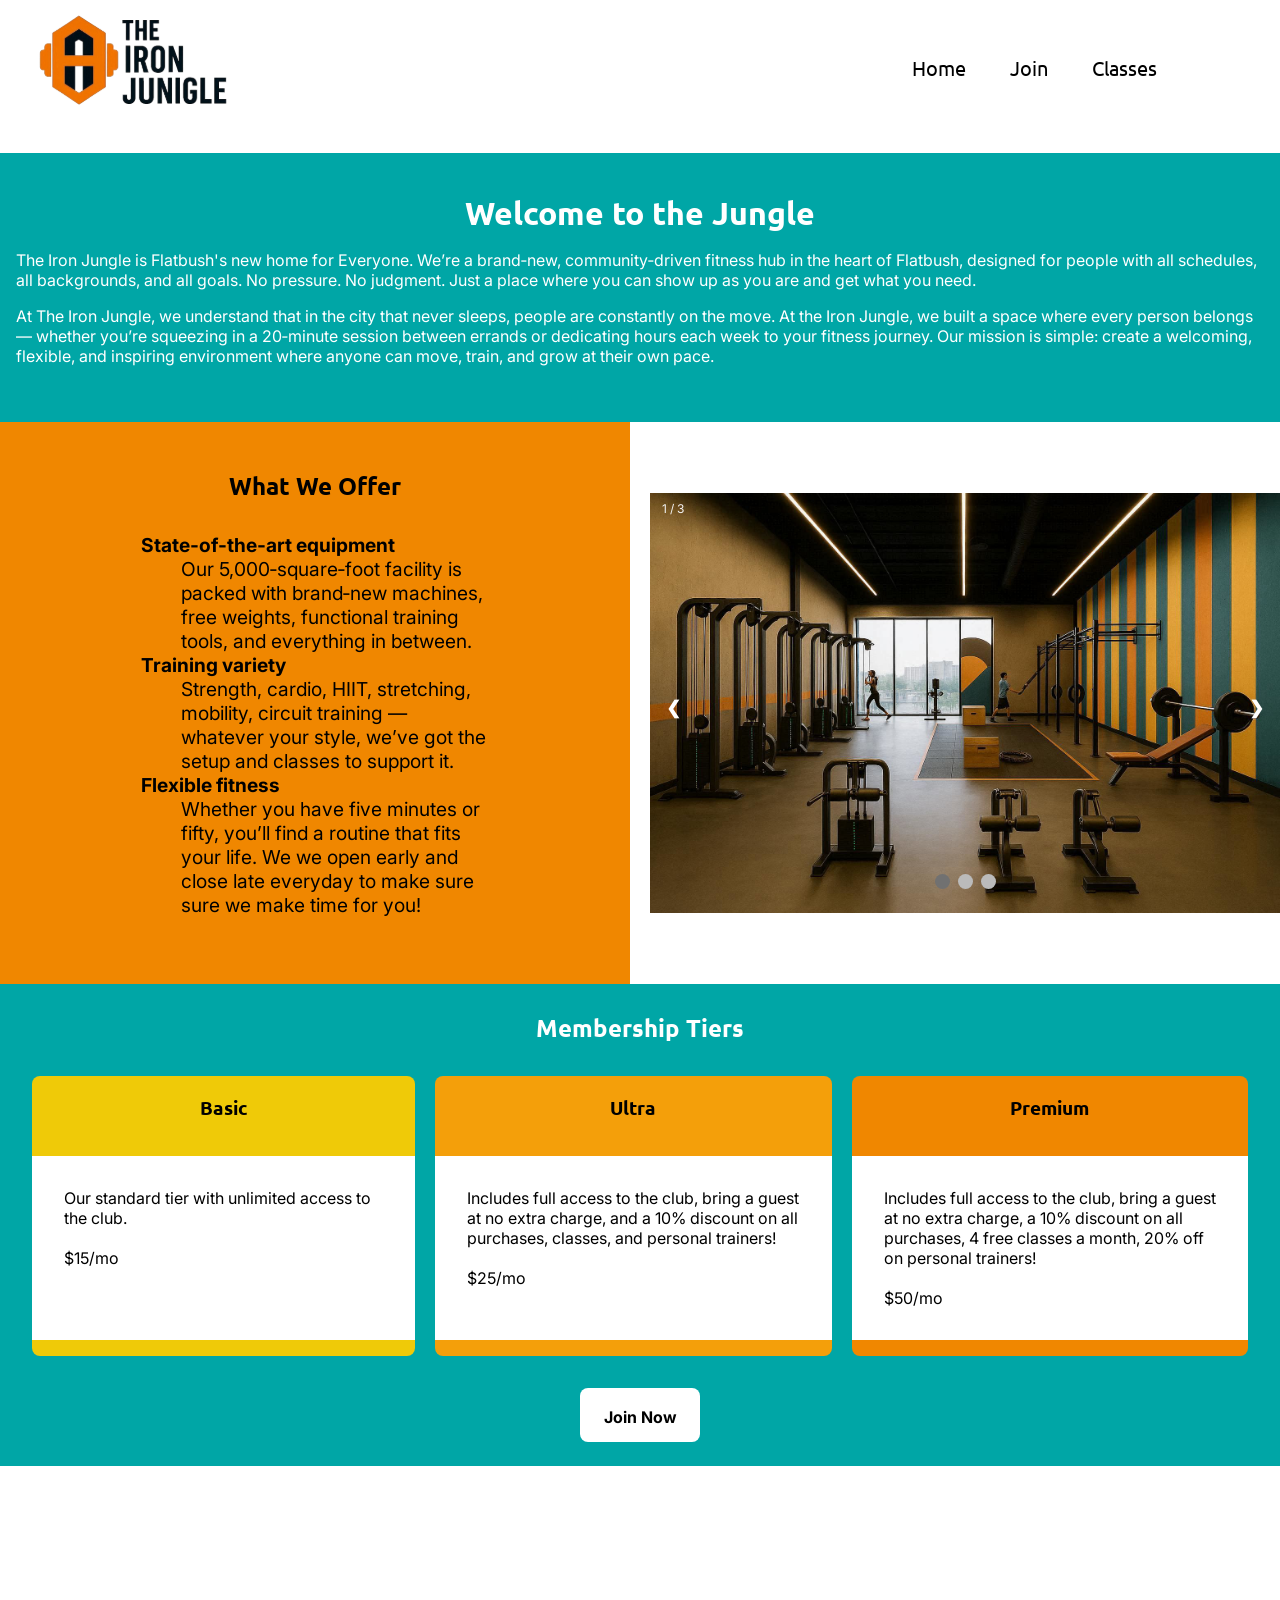
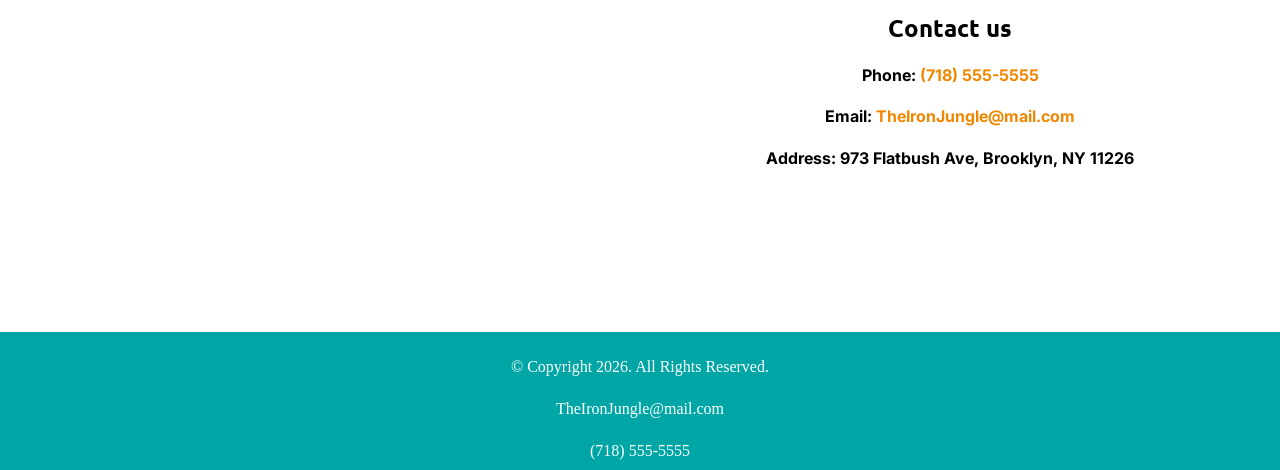
<file: index.html>
<!DOCTYPE html>
<!-- 
	Student Name: Bruno Lopez
	File Name: template.html
	Date: 5/17/2026
 -->
<html lang="en-US">
<head>
	<title>The Iron Jungle</title>
	<meta charset="UTF-8">
	<meta name="viewport" content="width=device-width, initial-scale=1">
	<link rel="stylesheet" href="css/styles.css">
	<script src="scripts/slides.js" defer></script>
	<link href="https://fonts.googleapis.com/css2?family=Inter:ital,opsz,wght@0,14..32,100..900;1,14..32,100..900&family=Ubuntu:ital,wght@0,300;0,400;0,500;0,700;1,300;1,400;1,500;1,700&display=swap" rel="stylesheet">
	<link rel="shortcut icon" href="images/favicon.ico">
	<link rel="icon" type="image/png" sizes="32x32" href="images/favicon-32.png">
	<link rel="apple-touch-icon" sizes="180x180" href="images/apple-touch-icon.png">
	<link rel="icon" sizes="192x192" href="images/android-chrome-192.png">
</head>
<body>
	
	<div id="lvp">
	<!--Header area for the websitename and logo -->
	<header>
		<a href="index.html"><img src="images/Logo.png" alt="The Iron Jungle"></a>
	</header>
	
	<!-- Nav Area-->
	<nav>
		<ul>
			<li><p><a href="index.html">Home</a></li>
			<li><p><a href="join.html">Join</a></p></li>
			<li><p><a href="classes.html">Classes</a></p></li>
		</ul>
	</nav>
	
	<main>
	<div class="mobile">
		<!--- Div for full width display -->
		<div class="fwd1">
			
			<!--Mobile about us section-->
			<section id="about">
				<h1>Welcome to the Jungle</h1>
				<p>The Iron Jungle is Flatbush's new home for Everyone. We’re a brand‑new, community‑driven fitness hub in the heart of Flatbush, designed for people with all schedules, all backgrounds, and all goals. No pressure. No judgment. Just a place where you can show up as you are and get what you need.</p>
			</section>
		</div>
		
		<!--Section highlighting amenities for mobile-->
		<section id="mobAmenities">
			<h3>State of the Art Equipment</h3>
			<img src="images/equip.jpg" alt="Weight lifting equipment" class="round">
			<p>Our 5,000‑square‑foot facility is packed with brand‑new machines, free weights, functional training tools, and everything in between.</p>

			<h3>Training Variety</h3>
			<img src="images/yoga.jpg" alt="People doing yoga" class="round">
			<p>Strength, cardio, HIIT, stretching, mobility, circuit training — whatever your style, we’ve got the setup and classes to support it.</p>

			<h3>Flexible Fitness</h3>
			<img src="images/flex.jpg" alt="A man working out with a personal trainer" class="round">
			<p>Whether you have five minutes or fifty, you’ll find a routine that fits your life. We we open early and close late everyday to make sure sure we make time for you!</p>
		</section>
		
		<!--- Div for full width display -->
		<div class="fwd1">
			
			<!-- Div for mobile membership discriptions -->
			<div id="mobileMmbrship">
			
				<h2>Membership Tiers</h2>
				
				<section id="mobileBasic">	
					<h3>Basic</h3>
					<p>Our standard tier with unlimited access to the club.</p>
					<div id="mBasicPrice">
						<p>$15/mo</p>
					</div>
				</section>
				
				<section id="mobileMid">
					<h3>Ultra</h3>
					<p>Includes full access to the club, bring a guest at no extra charge, and a 10% discount on all purchases, classes, and personal trainers!</p>
					<div id="mMidPrice">
						<p>$25/mo</p>
					</div>
				</section>
				
				<section id="mobileHigh">
					<h3>Premium</h3>
					<p>Includes full access to the club, bring a guest at no extra charge, a 10% discount on all purchases, 4 free classes a month, 20% off on personal trainers!</p>
					<div id="mHighPrice">
						<p>$50/mo</p>
					</div>
				</section>
				
				<section class="join">
					<p><a href="join.html">Join Now</a><p>
				</section>
				
			</div>
			
		</div>
		
		<div id="contact">
			
			<h2>Contact us</h2>
			
			<h4 class="contact-link">Phone: <a href="tel:7185555555">(718) 555-5555</a></h4>
			<h4 class="contact-link">Email: <a href="mailto:TheIronJungle@mail.com">TheIronJungle@mail.com</a></h4>
			<h4>Address: 973 Flatbush Ave, Brooklyn, NY 11226</h4>
			
			<iframe src="https://www.google.com/maps/embed?pb=!1m18!1m12!1m3!1d1513.5984695701957!2d-73.95845316331624!3d40.64758898223996!2m3!1f0!2f0!3f0!3m2!1i1024!2i768!4f13.1!3m3!1m2!1s0x89c25b4732efd137%3A0x28be8ba03f2eba26!2sAssembly%20Hall%20of%20Jehovah&#39;s%20Witnesses!5e0!3m2!1sen!2sus!4v1779075672220!5m2!1sen!2sus" width="600" height="450" style="border:0;" allowfullscreen="" loading="lazy" referrerpolicy="no-referrer-when-downgrade" class="map"></iframe>
			
		</div>
		
	</div>
	
	<!--- Div for Desktop and Tablet viewports -->
		<div class="tabDesk">
			
			<!--- Div for full width display -->
			<div class="fwd1">
				
				<!-- About Us secton for Destop and tablet viewports -->
				<div id="tdAbout">
					<h1>Welcome to the Jungle</h1>
					
					<p>The Iron Jungle is Flatbush's new home for Everyone. We’re a brand‑new, community‑driven fitness hub in the heart of Flatbush, designed for people with all schedules, all backgrounds, and all goals. No pressure. No judgment. Just a place where you can show up as you are and get what you need.</p>
					
					<p>At The Iron Jungle, we understand that in the city that never sleeps, people are constantly on the move. At the Iron Jungle,  we built a space where every person belongs — whether you’re squeezing in a 20‑minute session between errands or dedicating hours each week to your fitness journey. Our mission is simple: create a welcoming, flexible, and inspiring environment where anyone can move, train, and grow at their own pace.</p>
				</div>
				
			</div>
					
			<!--Continauer for the half width displays-->
			<div class="container">
				
				<!-- First half width -->
				<div class="lHalf">
				
					<!--Amenities List-->
					<div id="amenities">
						<h2>What We Offer</h2>
						
						<!--Discriptive list of amenities -->
						<dl>
							<dt>State‑of‑the‑art equipment</dt>
							<dd>Our 5,000‑square‑foot facility is packed with brand‑new machines, free weights, functional training tools, and everything in between.</dd>
							
							<dt>Training variety</dt> 
							<dd>Strength, cardio, HIIT, stretching, mobility, circuit training — whatever your style, we’ve got the setup and classes to support it.</dd>
							
							<dt>Flexible fitness</dt>
							<dd> Whether you have five minutes or fifty, you’ll find a routine that fits your life. We we open early and close late everyday to make sure sure we make time for you!</dd>
						</dl>
						
					</div>
					
				</div>
				
				<!--Div for second half of half width display-->
				<div class="rHalf">
					
					<!--Div for Slideshow Images-->
					<div class="slideContainer">
						
						<div class="slides fade">
							<div class="num"> 1 / 3</div>
							<img src="images/equip.jpg" alt="Weight lifting equipment" style="width:100%">
						</div>
						
						<div class="slides fade">
							<div class="num">2 / 3</div>
							<img src="images/yoga.jpg" alt="People doing yoga" style="width:100%">
						</div>
						
						<div class="slides fade">
							<div class="num">3 / 3</div>
							<img src="images/flex.jpg" alt="A man working out with a personal trainer" style="width:100%">
						</div>
						
						<a class="prev" onclick="plusSlides(-1)">&#10094;</a>
						<a class="next" onclick="plusSlides(1)">&#10095;</a>
						
						<!-- The dots -->
						<div id="dotContainer">
						  <span class="dot" onclick="currentSlide(1)"></span>
						  <span class="dot" onclick="currentSlide(2)"></span>
						  <span class="dot" onclick="currentSlide(3)"></span>
						</div>
					</div>

				</div>
			</div>
		
			<!--- Div for full width display -->
			<div class="fwd1">
			
				<div id="memTeirs">
				
					<h2 id="memH2">Membership Tiers</h2>
					
					<!-- Div pricing grid -->
					<div class="grid">
						
						<section id="basic">	
							<h3>Basic</h3>
							<p>Our standard tier with unlimited access to the club.<br><br>$15/mo</p>
						</section>
						
						<section id="mid">
							<h3>Ultra</h3>
							<p>Includes full access to the club, bring a guest at no extra charge, and a 10% discount on all purchases, classes, and personal trainers!<br><br>$25/mo</p>
						</section>
						
						<section id="high">
							<h3>Premium</h3>
							<p>Includes full access to the club, bring a guest at no extra charge, a 10% discount on all purchases, 4 free classes a month, 20% off on personal trainers!<br><br>$50/mo</p>
						</section>
						
					</div>
					
					<div class="tdJoin">
						<p><a href="join.html">Join Now</a></p>
					</div>
				
				</div>
				
			</div>
			
			<div class="container">
				
				<div id="ctcMap">
				<iframe src="https://www.google.com/maps/embed?pb=!1m18!1m12!1m3!1d1513.5984695701957!2d-73.95845316331624!3d40.64758898223996!2m3!1f0!2f0!3f0!3m2!1i1024!2i768!4f13.1!3m3!1m2!1s0x89c25b4732efd137%3A0x28be8ba03f2eba26!2sAssembly%20Hall%20of%20Jehovah&#39;s%20Witnesses!5e0!3m2!1sen!2sus!4v1779075672220!5m2!1sen!2sus" width="600" height="450" style="border:0;" allowfullscreen="" loading="lazy" referrerpolicy="no-referrer-when-downgrade" class="map"></iframe>
				</div>
				
				<div id="tdContact">
					<h2>Contact us</h2>
					
					<h4 class="contact-link">Phone: <a href="tel:7185555555">(718) 555-5555</a></h4>
					<h4 class="contact-link">Email: <a href="mailto:TheIronJungle@mail.com">TheIronJungle@mail.com</a></h4>
					<h4>Address: 973 Flatbush Ave, Brooklyn, NY 11226</h4>
				</div>
				
			</div>
		</div>
	
		</main>
		
		<!-- Use the footer area to add webpage footer content -->
		<footer>
			<p>&copy; Copyright 2026. All Rights Reserved.</p>
			<p><a href="mailto:TheIronJungle@mail.com">TheIronJungle@mail.com</a></p>
			<p><a href="tel:7185555555">(718) 555-5555</a></p>
		</footer>
		
	</div>
</body>
</html>
</file>
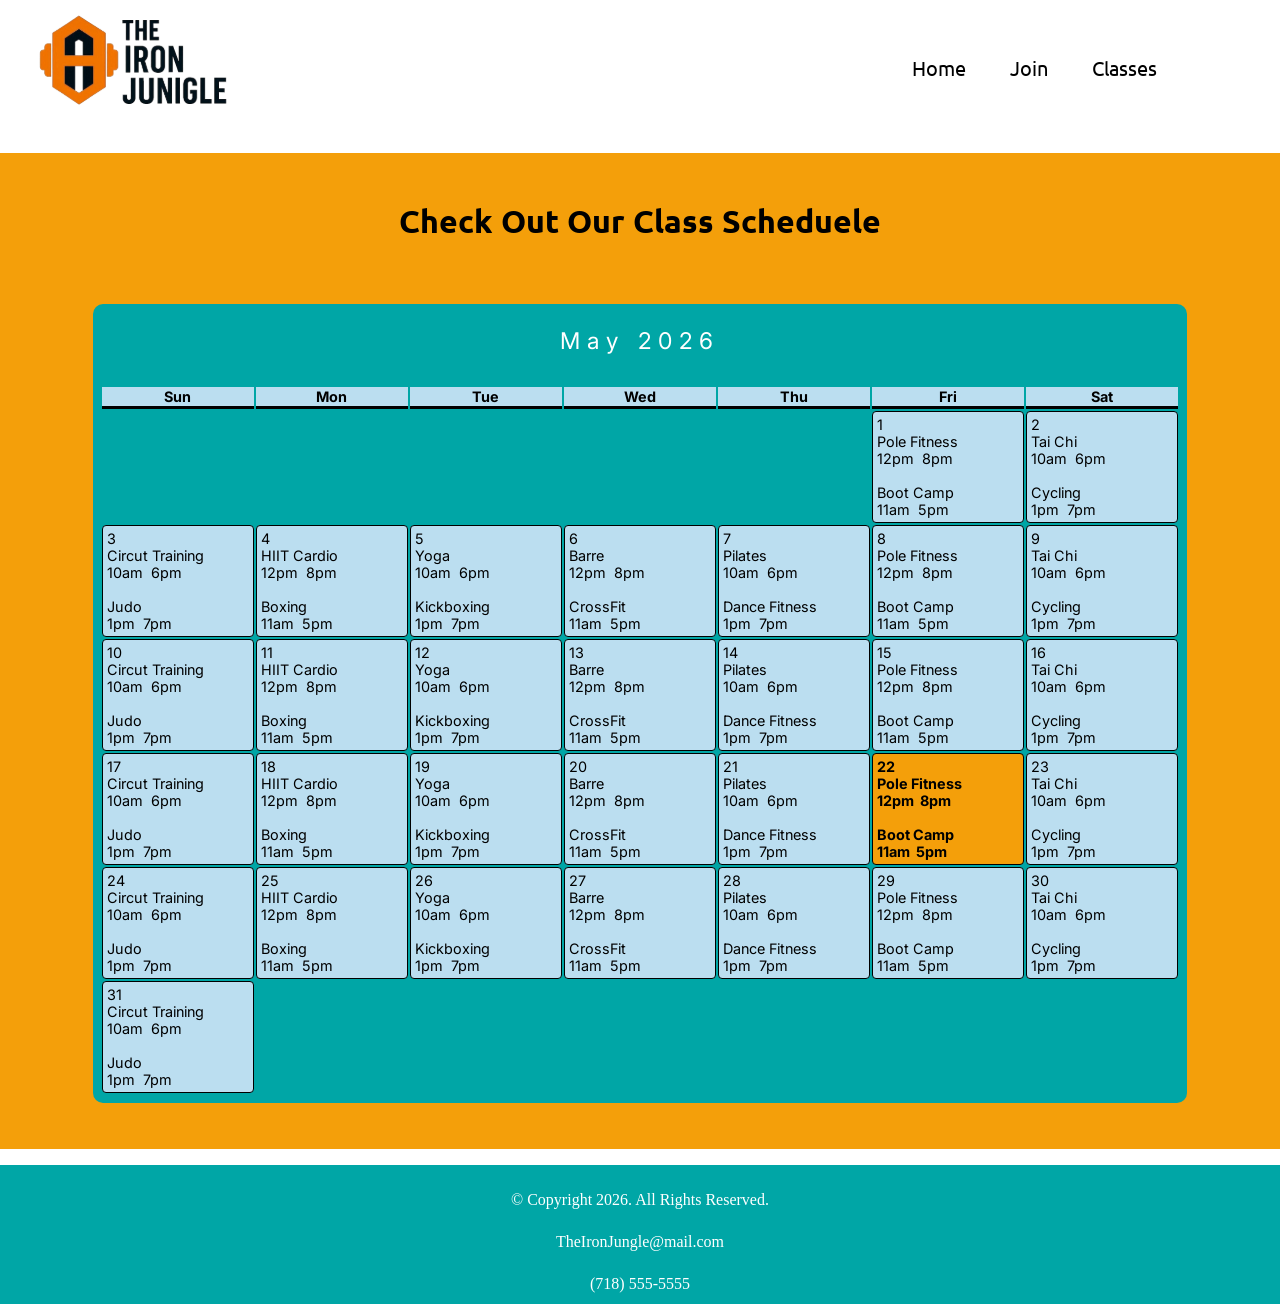
<file: classes.html>
<!DOCTYPE html>
<!-- 
	Student Name: Bruno Lopez
	File Name: template.html
	Date: 5/17/2026
 -->
<html lang="en-US">
<head>
	<title>The Iron Jungle</title>
	<meta charset="UTF-8">
	<meta name="viewport" content="width=device-width, initial-scale=1">
	<link rel="stylesheet" href="css/styles.css">
	<script src="scripts/weeklyContent.js" defer></script>
	<script src="scripts/calendar.js" defer></script>
	<link href="https://fonts.googleapis.com/css2?family=Inter:ital,opsz,wght@0,14..32,100..900;1,14..32,100..900&family=Ubuntu:ital,wght@0,300;0,400;0,500;0,700;1,300;1,400;1,500;1,700&display=swap" rel="stylesheet">
	<link rel="shortcut icon" href="images/favicon.ico">
	<link rel="icon" type="image/png" sizes="32x32" href="images/favicon-32.png">
	<link rel="apple-touch-icon" sizes="180x180" href="images/apple-touch-icon.png">
	<link rel="icon" sizes="192x192" href="images/android-chrome-192.png">
</head>

<body>
	<div id="lvp">
	<!--Header area for the websitename and logo -->
		<header>
			<a href="index.html"><img src="images/Logo.png" alt="The Iron Jungle"></a>
		</header>
		
		<!-- Nav Area-->
		<nav>
			<ul>
				<li><p><a href="index.html">Home</a></li>
				<li><p><a href="join.html">Join</a></p></li>
				<li><p><a href="classes.html">Classes</a></p></li>
			</ul>
		</nav>
		
		<!-- Main content of the webpage -->
		<main>
			<div class="fwd2">
				
				<!--Mobile Content-->
				<div class="mobile">
					
					<section id="mClasses">
						<h1>Check Out Our Class Scheduele</h1>
						<p>Circut Training: Sun 10am & 6pm</p>
						<p>Judo: Sun 1pm & 7pm</P>
						<p>HIIT Cardio: Mon 12pm & 8pm</p>
						<p>Boxing: Mon 11am & 5pm</p>
						<p>Yoga: 10am & 6pm</p>
						<p>Kickboxing: Tue 1pm & 7pm</p>
						<p>Barre: Wed 12pm & 8pm</p>
						<p>CrossFit: 11am & 5pm</P>
						<p>Pilates: Thu 10am & 6pm</p>
						<p>Dance Fitness: Thu 1pm & 7pm</p>
						<p>Pole Fitness: Fri 12pm & 8pm</p>
						<p>Boot Camp: Fri 11am & 5pm</p>
						<p>Tai Chi: Sat 10am & 6pm</p>
						<p>Cycling: 1pm & 7pm</p>
					</section>

				</div>
				
				<div class="tabDesk">
					<div id="tdClasses">
						<h1>Check Out Our Class Scheduele</h1>
					</div>
					
					<div class="calContainer">
						<div id="calendar"></div>
					</div>
				</div>
			</div>
		</main>
		
		<!-- Footer area -->
		<footer>
			<p>&copy; Copyright 2026. All Rights Reserved.</p>
			<p><a href="mailto:TheIronJungle@mail.com">TheIronJungle@mail.com</a></p>
			<p><a href="tel:7185555555">(718) 555-5555</a></p>
		</footer>
	</div>
</body>
</html>
</file>
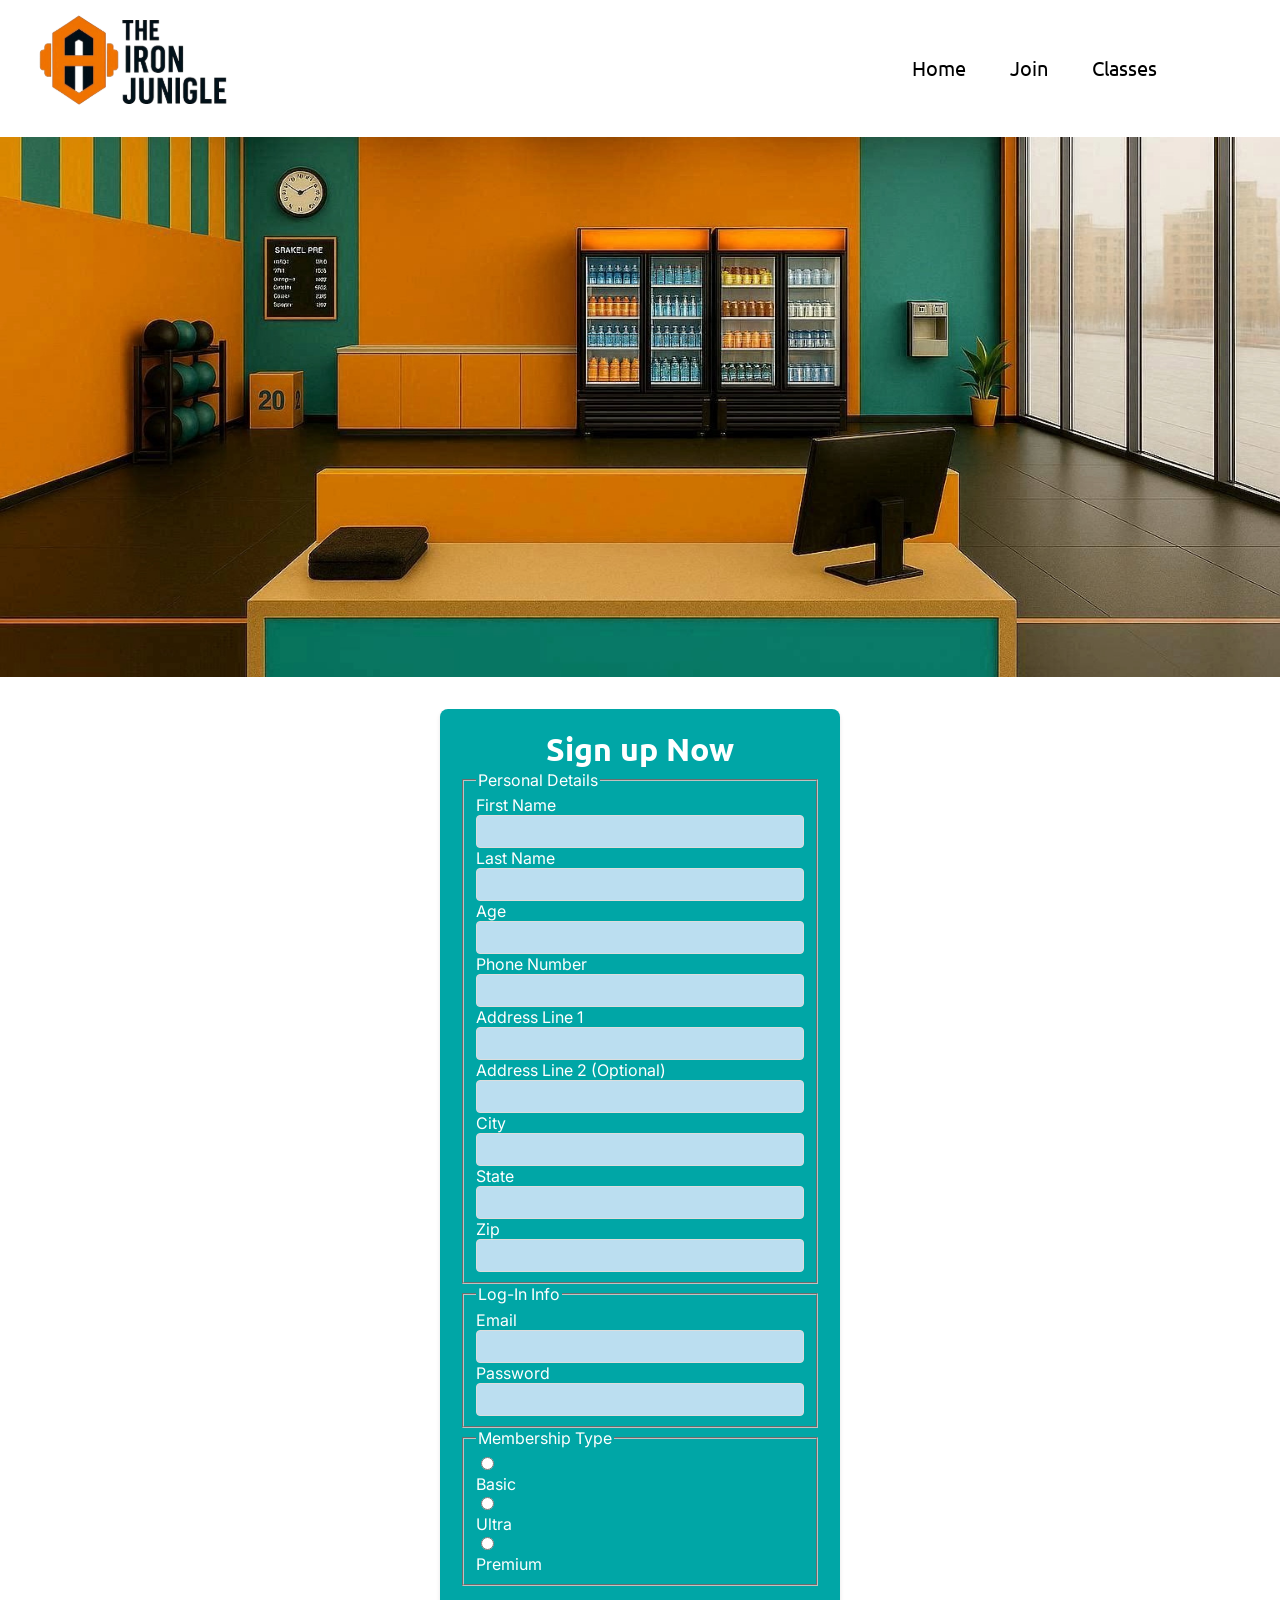
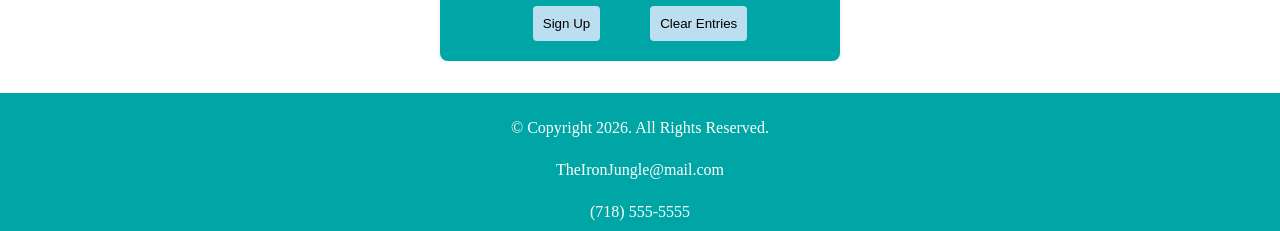
<file: join.html>
<!DOCTYPE html>
<!-- 
	Student Name: Bruno Lopez
	File Name: template.html
	Date: 5/17/2026
 -->
<html lang="en-US">
<head>
	<title>The Iron Jungle</title>
	<meta charset="UTF-8">
	<meta name="viewport" content="width=device-width, initial-scale=1">
	<link rel="stylesheet" href="css/styles.css">
	<script src="scripts/form.js" defer></script>
	<link href="https://fonts.googleapis.com/css2?family=Inter:ital,opsz,wght@0,14..32,100..900;1,14..32,100..900&family=Ubuntu:ital,wght@0,300;0,400;0,500;0,700;1,300;1,400;1,500;1,700&display=swap" rel="stylesheet">
	<link rel="shortcut icon" href="images/favicon.ico">
	<link rel="icon" type="image/png" sizes="32x32" href="images/favicon-32.png">
	<link rel="apple-touch-icon" sizes="180x180" href="images/apple-touch-icon.png">
	<link rel="icon" sizes="192x192" href="images/android-chrome-192.png">
</head>
<body>
	<div id="lvp">
		<!--Header area for the websitename and logo -->
		<header>
			<a href="index.html"><img src="images/Logo.png" alt="The Iron Jungle"></a>
		</header>
		
		<!-- Nav Area-->
		<nav>
			<ul>
				<li><p><a href="index.html">Home</a></li>
				<li><p><a href="join.html">Join</a></p></li>
				<li><p><a href="classes.html">Classes</a></p></li>
			</ul>
		</nav>
		
		<div class="tabDesk">
			<img src="images/hero.jpg" alt="The gyms reception area" id="hero">
		</div>
		
		<!-- Use the main area to add the main content of the webpage -->
		<main id="formMain">
			
			<!--Form for creating a membership-->
			<form id="membershipForm" name="formGroup">
				
				<h1>Sign up Now</h1>
				<div class="formGroup">
					<fieldset>
						<legend>Personal Details</legend>
						<label for="fName">First Name</label>
						<input type="text" id="fName" name="fName">
						
						<label for="lName">Last Name</label>
						<input type="text" id="lName" name="lName">
						
						<label for="age">Age</label>
						<input type="text" id="age" name="age">
						
						<label for="phone">Phone Number</label>
						<input type="tel" id="phone" name="phone">
						
						<label for="addy1">Address Line 1</label>
						<input type="text" id="addy1" name="addy1">
						
						<label for="addy2">Address Line 2 (Optional)</label>
						<input type="text" id="addy2" name="addy2">
						
						<label for="city">City</label>
						<input type="text" id="city" name="city">
						
						<label for="state">State</label>
						<input type="text" id="state" name="state">
						
						<label for="zip">Zip</label>
						<input type="text" id="zip" name="zip">
					</fieldset>
				</div>
				
				<div class="formGroup">			
					<fieldset>
						<legend>Log-In Info</legend>
						<label for="email">Email</label>
						<input type="email" id="email" name="email">
						
						<label for="password">Password</label>
						<input type="password" id="password" name="password">
					</fieldset>
				</div>
				
				<div class="formGroup">			
					<fieldset>
						<legend>Membership Type</legend>
							<input type="radio" id="membershipType" name="basicMem">
							<label for="basicMem">Basic</label>
							<input type="radio" id="membershipType" name="midMem">
							<label for="midMem">Ultra</label>
							<input type="radio" id="membershipType" name="highMem">
							<label for="highMem">Premium</label>
					</fieldset>
				</div>
				
				<div class="btnContiner">
					<button type="submit" onClick="doSubmit()">Sign Up</button>
					<button type="button" onClick="doClear()">Clear Entries</button>
				</div>

			</form>
							
			
		</main>
		
		<!-- Use the footer area to add webpage footer content -->
		<footer>
			<p>&copy; Copyright 2026. All Rights Reserved.</p>
			<p><a href="mailto:TheIronJungle@mail.com">TheIronJungle@mail.com</a></p>
			<p><a href="tel:7185555555">(718) 555-5555</a></p>
		</footer>
	</div>
</body>
</html>
</file>
<file: css/styles.css>
/* CSS Reset */
body, header, nav, main, footer, h1, div, img, ul, ol, dl, figure, figcaption, section, aside {
	margin: 0;
	padding: 0;
	border: 0;
}

/*Style Rules for body and images*/
img {
	max-width: 100%;
	height: auto;
	display: block;
}

/* Style rule for box sizing applies to all elements */
* {
	box-sizing: border-box;
}

/*Style rules for full width backgrounds */
.fwd1, .fwd2 {
	width: 100vw;
	position: relative;
	left: 50%;
	right: 50%;
	margin-left: -50vw;
	margin-right: -50vw;
}

.fwd1 {
	background-color: #00A6A6;
}

.fwd2 {
	background-color: #F49F0A;
	padding: 1em;
}

/* Style rule for header */
header {
	display: inline-block;
	width: 35%;
	margin: .5em;
	vertical-align: middle;
}

header img {
	max-width: 100%;
	height: auto;
}

/* Style rule for navagation area */
nav {
	width: 55%;
	display: inline-block;
	vertical-align: middle;
	text-align: right;
}

nav ul {
	list-style-type: none;
	margin: 0;
	padding: 0;
}

nav li {
	display: inline-block;
}

nav li a {
	margin-left: .5em;
	font-family: "Ubuntu", sans-serif;
	font-size: 1em;
	text-decoration: none;
	color: #000000;
}

/* Style rules for mobile viewport*/

/* Show mobile class, hide tablet-desktop class*/
.mobile {
	display: block;
}

.tabDesk {
	display: none;
}

main {
	margin: 1em 0;
	overflow-x: hidden;
	font-family: "Inter", sans-serif;
}

nav li a {
	display: inline-block;
	text-decoration: none;
}

#about {
	margin: 1em;
	padding: 1em;
}

#mobAmenities {
	background-color: #00A6A6;
	color: #fff;
	border-radius: 8px;
	margin: 1em;
	padding: 1em;
}

#mobileMmbrship, #mmbrship {
	padding: .25em;
	margin: 1em;
	color: #fff;
}

#mobileBasic, #mobileMid, #mobileHigh {
	border-radius: 8px;
	background-color: #fff;
	color: #000;
	margin: 2em;
	padding: 1em;
}

#mBasicPrice {
	background-color: #EFCA08;
}

#mMidPrice {
	background-color: #F49F0A;
}

#mHighPrice {
	background-color: #F08700;
}

#mBasicPrice, #mMidPrice, #mHighPrice {
	width: 25%;
	margin: 0 auto;
	padding: .5%;
	border-radius: 10px;
	text-align: center;
}

.join {
	width: 25%;
	padding: .25%;
	margin: 0 auto;
	margin-bottom: 1em;
	border-radius: 8px;
	background-color: #fff;
	text-align: center;
	font-weight: bold;
}

.join a{
	text-decoration: none;
	color: #000000;
}

h1, h2, h3{
	text-align: center;
	font-family: "Ubuntu", sans-serif;
}

#contact h4 {
	text-align: center;
}

#contact a{
	text-decoration: none;
	color: #F08700;
}

.map {
	width: 98%;
	height: 360px;
}

#about, #tdAbout {
	color: #FFFFFF;
}

.round {
	border-radius: 5px;
}

#formMain {
	margin: 2em;
	padding: 0;
	display: flex;
	justify-content: center;
	align-items: center;
	color: #fff;
}

form {
	background-color: #00A6A6;
	padding: 20px;
	border-radius: 8px;
	box-shadow: 0 2px 4px rgba(0, 0, 0, 0.1);
	width: 80%;
}

form h2 {
	margin-bottom: 20px;
}

label {
	display: block;
}

input[type="text"], input[type="email"], input[type="password"], input[type="tel"] {
	background-color: #BBDEF0;
	width: 100%;
	padding: 8px;
	border: 1px solid #ddd;
	border-radius: 4px;
	box-sizing: border-box;
}

.btnContiner {
	display: flex;
	justify-content: center;
	align-items: center;
	gap: 10px;
}

button {
	background-color: #BBDEF0;
	margin: 20px;
	margin-bottom: 0;
	padding: 10px;
	border: none;
	border-radius: 4px;
	cursor: pointer;
	text-align: center;
}

#mClasses h1 {
	padding: 1em;
}

#mClasses p {
	margin: 1em;
	padding-left: 2em;
}
	
/* Style rules for footer content */
footer {
	background-color: #00A6A6;
	margin: 0;
}
footer p{
	font-size: 0.7em;
	text-align: center;
	color: #fff;
	margin-bottom:0;
	padding: .25em;
}

footer p a{
	color: #fff;
	text-decoration: none;
}

/*Media Query for Tablet Viewport */
@media screen and (min-width: 630px), print{
	/* Tablet Viewport: show the tablet-desktop class, hide mobile class */
	.tabDesk {
		display: block;
	}
	
	.mobile {
		display: none;
	}
	
		/* Tablet viewport: Style rules for header */
	header {
		padding-bottom: 1%;
	}
	
	/* Tablet Viewport: Style rules for nav area */
	nav li {
		border-top: none;
		display: inline-block;
	}
	
	nav li:last-child {
		border-right: none;
	}
	
	nav li a {
		padding: 0.1em 0.75em;
		font-size: 1.25em;
	}
	
	#tdAbout {
		max-width: 1320px;
		margin: 1em auto;
		padding: 1em;
	}
	
	.container {
		display: block;
	}

	
	#amenities {
		background-color: #F08700;
		color: #000000;
		padding: 2em;
	}
	
	#amenities h2 {
		Margin: 0 0 .5em 0;
		padding: 0;
	}
	
	dl {
		padding: 1em;
		font-size: 1.3em;
	}
	
	dt {
		font-family: "Inter", sans-serif;
		font-weight: bold;
	}
	
	/* Slideshow container */
	.slideContainer {
		position: relative;
		margin: auto;
		width: 100%;
		height: 100%;
		overflow: hidden;
	}
	
	/* Hide the images by default */
	.slides {
		display: none;
	}
	
	.slides img {
		width: 100%;
		height: 100%;
		display: block;
	}
	
	/* Next & previous buttons */
	.prev, .next {
		cursor: pointer;
		position: absolute;
		top: 50%;
		width: auto;
		margin-top: -22px;
		padding: 16px;
		color: white;
		font-weight: bold;
		font-size: 18px;
		transition: 0.6s ease;
		border-radius: 0 3px 3px 0;
		user-select: none;
	}
	
	/* Position the "next button" to the right */
	.next {
		right: 0;
		border-radius: 3px 0 0 3px;
	}
	
	/* On hover, add a black background color with a little bit see-through */
	.prev:hover, .next:hover {
		background-color: rgba(0,0,0,0.8);
	}
	
	.num {
		color: #f2f2f2;
		font-size: 12px;
		padding: 8px 12px;
		position: absolute;
		top: 0;
	}
	
	#dotContainer {
		position: absolute;
		bottom: 20px;
		width: 100%;
		text-align: center;
	}
	
	/* The dots/bullets/indicators */
	.dot {
		cursor: pointer;
		height: 15px;
		width: 15px;
		margin: 0 2px;
		background-color: #bbb;
		border-radius: 50%;
		display: inline-block;
		transition: background-color 0.6s ease;
	}
	
	.active, .dot:hover {
		background-color: #717171;
	}
	
	/* Fading animation */
	.fade {
		animation-name: fade;
		animation-duration: 1.5s;
	}
	
	@keyframes fade {
		from {opacity: .4}
		to {opacity: 1}
	}
	
	.grid {
		margin: 2em;
		display: grid;
		grid-template-columns: auto auto auto;
		grid-gap: 20px;
	}
	
	#memTeirs {
		max-width: 1320px;
		margin: 1em auto;
	}
	
	#basic, #mid, #high {
		display: flex;
		flex-direction: column;
		border-radius: 8px;
		background-color: #fff;
	}
	
	#basic p, #mid p, #high p {
		padding: 2em;
		background-color: #fff;
		flex-grow: 1;
	}
	
	h3 {
		margin: 0;
		padding: 1em;
		border-radius: 8px 8px 0 0;
	}
	
	#basic {
		background-color: #EFCA08;
	}
	
	#mid {
		background-color: #F49F0A;
	}
	
	#high {
		background-color: #F08700;
	}
	
	#memH2 {
		color: #fff;
	}
	
	.tdJoin {
		min-width: 100px;
		width: 10%;
		max-width: 120px;
		padding:.25%;
		height: 54px;
		margin: .25em auto 1em auto;
		border-radius: 8px;
		background-color: #fff;
		text-align: center;
		font-weight: bold;
	}
	
	.tdJoin:hover {
		background-color: #F49F0A;
		}
	
	.tdJoin a {
		text-decoration: none;
		color: #000000;
	}
	
	.fwd1 {
		padding-top: .5em;
		padding-bottom: .5em;
	}
	
	.map {
		display: block;
		width: 600px;
		height:  450px;
		padding: 1em; 
		margin: 0 auto;
	}
	
	#tdContact{
		margin: 1em;
		padding: 1em;
		text-align: center;
	}
	
	#tdContact a{
		text-decoration: none;
		color: #F08700;
	}
	
	#hero {
		width: 100%;
		margin: 0 auto;
	}
	
	form {
		width: 400px;
	}
	
	#tdClasses h1 {
	padding: 1em;
}
	
	.calContainer {
		width: 100%;
		display: block;
		text-align: center;
		padding: 1em;
	}

	
	#calTable {
		background-color: #00A6A6;
		font-size: 0.8em;
		width: 99%;
		margin: 1em auto;
		padding: .5em;
		height: auto;
		border-radius: 0 0 10px 10px;
		table-layout: auto; 
		display: table;
	}
	
	#calTable caption {
		color: #fff;
		background-color: #00A6A6;
		caption-side: top;
		text-align: center;
		padding: 1em;
		font-size: 1.6em;
		letter-spacing: 0.3em;
		border-radius: 10px 10px 0 0;
		border-collapse: collapse;
	}
	
	.weekdays {
		background-color: #BBDEF0;
		width: 14.28%;
		font-size: 1em;
		border-bottom: 3px solid black;
	}
	
	.calDates {
		background-color: #BBDEF0;
		text-align: left;
		vertical-align: top;
		padding: 4px;
		border: 1px solid black;
		border-radius: 4px;
		height: 60px;
	}
	
	#calToday {
		font-weight: bold;
		background-color: #F49F0A;
		border: 1.5px solid black;
		border-radius: 4px;
	}
	
	footer {
		padding: .5%;
	}
	
	footer p{
		font-size: 1em;
    }
}


/* Media Query for Desktop Viewport */
@media screen and (min-width: 1015px), print {
	.container {
		display: flex;
		width: 100%;
		justify-content: center;
		align-items: stretch;
	}
	
	.lHalf, .rHalf {
		flex: 1;
		display: flex;
	}
	
	.lHalf {
		background-color: #F08700;
		display: flex;
		align-items: stretch;
		justify-content: flex-start;
	}	
	
	#amenities {
		background-color: #F08700;
		color: #000000;
		padding: 2em;
		max-width: 450px;
		margin: 1em auto;
		flex: 1;
		display: flex;
		flex-direction: column;
		justify-content: center;
	}
	
	#amenities h2 {
		Margin: 0 0 .5em 0;
		padding: 0;
	}
	
	dl {
		padding: 1em;
		font-size: 1.2em;
	}
	
	dt {
		font-family: "Inter", sans-serif;
		font-weight: bold;
	}
	
	.container {
		display: flex;
		align-items:  center;
		gap: 20px;
		flex-wrap: wrap;
		width: 100vw;
	}	
	
	#calTable {
		width: 90%;
		font-size: .9em;
	}
}

/* Media Query for Large Desktop Viewports */
@media screen and (min-width: 1921px) {
	
	#lvp {
		width: 100%;
		max-width: 1920px;
		margin: 0 auto;
	}
	
	.fwd1, .fwd2, .container {
        width: 100%; 
        margin-left: 0;
        margin-right: 0;
        left: auto;
        right: auto;
    }
	
	table {
		width: 80%;
		margin: 0 auto;
	}
}
</file>
